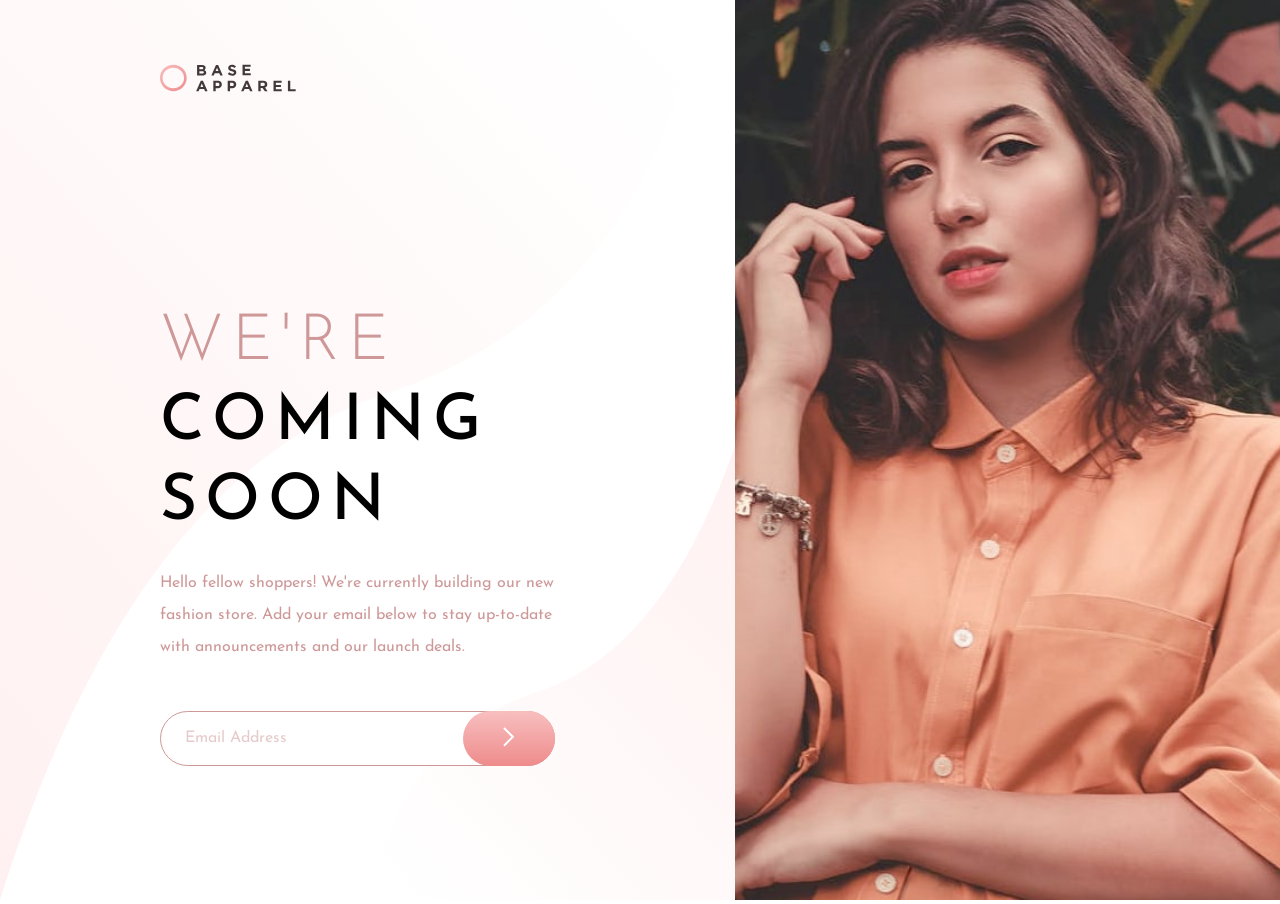
<file: index.html>
<!DOCTYPE html>
<html lang="en">

<head>
  <meta charset="UTF-8">
  <meta name="viewport" content="width=device-width, initial-scale=1.0">
  <!-- displays site properly based on user's device -->
  <link href="styles.css" rel="stylesheet" type="text/css">
  <link rel="icon" type="image/png" sizes="32x32" href="./images/favicon-32x32.png">
  <script src="index.js" defer></script>
  <title>Frontend Mentor | Base Apparel coming soon page</title>
  <link rel="preconnect" href="https://fonts.googleapis.com">
  <link rel="preconnect" href="https://fonts.gstatic.com" crossorigin>
  <link href="https://fonts.googleapis.com/css2?family=Josefin+Sans:ital,wght@0,100..700;1,100..700&display=swap"
    rel="stylesheet">
</head>

<body>
  <header>
    <img class="logo" src="images/logo.svg" alt="Base Apparel" />
  </header>
  <div class="container">
    <picture>
      <source srcset="images/hero-mobile.jpg" media="(max-width: 767px)" />
      <img src="images/hero-desktop.jpg" alt="picture of a fashinable female model" />
    </picture>
  </div>
  <main>
    <h1 class="hero-banner"><span>We're</span> coming soon</h1>
    <p class="hero-text">Hello fellow shoppers! We're currently building our new fashion store.
      Add your email below to stay up-to-date with announcements and our launch deals.</p>
    <form class="search-wrapper" novalidate>
      <label for="email" class="sr-only">Email Address</label>
      <input type="email" id="email" placeholder="Email Address" aria-describedby="error" aria-invalid="false"/>
      <img src="images/icon-error.svg" class="error-icon" alt="" />
      <button aria-label="Submit email" type="submit">
        <img src="images/icon-arrow.svg" alt="" />
      </button>
    </form>
    <p class="error-msg" id="error" aria-live="polite">Please provide a valid email</p>
  </main>
</body>

</html>
</file>
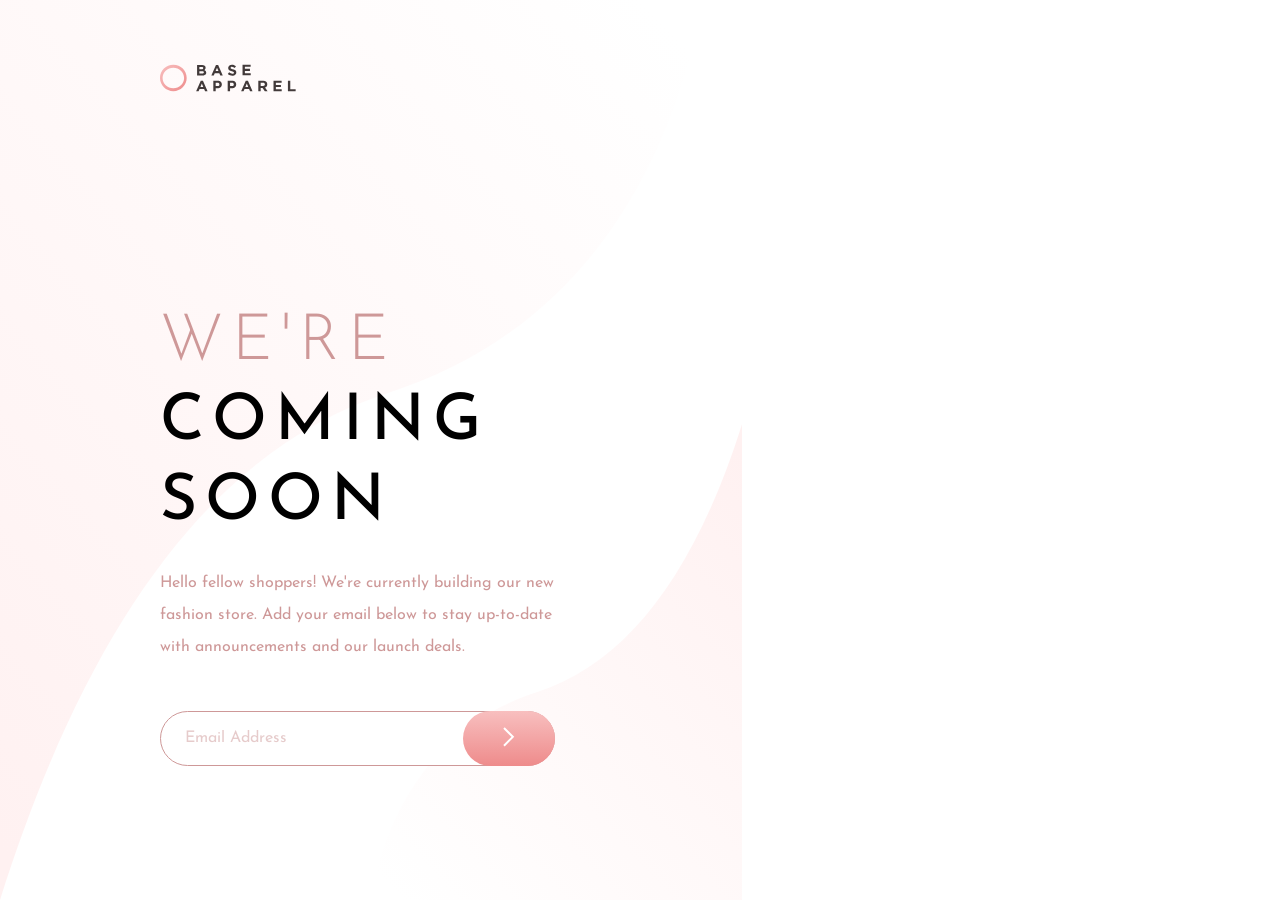
<file: base-apparel-coming-soon-master/index.html>
<!DOCTYPE html>
<html lang="en">

<head>
  <meta charset="UTF-8">
  <meta name="viewport" content="width=device-width, initial-scale=1.0">
  <!-- displays site properly based on user's device -->
  <link href="styles.css" rel="stylesheet" type="text/css">
  <link rel="icon" type="image/png" sizes="32x32" href="./images/favicon-32x32.png">
  <script src="index.js" defer></script>
  <title>Frontend Mentor | Base Apparel coming soon page</title>
  <link rel="preconnect" href="https://fonts.googleapis.com">
  <link rel="preconnect" href="https://fonts.gstatic.com" crossorigin>
  <link href="https://fonts.googleapis.com/css2?family=Josefin+Sans:ital,wght@0,100..700;1,100..700&display=swap"
    rel="stylesheet">
</head>

<body>
  <header>
    <img class="logo" src="images/logo.svg" alt="Base Apparel" />
  </header>
  <div class="container">
    <picture>
      <source srcset="images/hero-mobile.jpg" media="(max-width: 767px)" />
      <img src="images/hero-desktop.jpg" alt="picture of a fashinable female model" />
    </picture>
  </div>
  <main>
    <h1 class="hero-banner"><span>We're</span> coming soon</h1>
    <p class="hero-text">Hello fellow shoppers! We're currently building our new fashion store.
      Add your email below to stay up-to-date with announcements and our launch deals.</p>
    <form class="search-wrapper" novalidate>
      <input type="email" placeholder="Email Address" aria-describedby="error" aria-invalid="false"/>
      <img src="images/icon-error.svg" class="error-icon" alt="" />
      <button aria-label="Submit email" type="submit">
        <img src="images/icon-arrow.svg" alt="" />
      </button>
    </form>
    <p class="error-msg" id="error" aria-live="polite">Please provide a valid email</p>
  </main>
</body>

</html>
</file>
<file: styles.css>
* {
    box-sizing: border-box;
}

:root {
    /*colours*/
    --color-grey: #423A3A;
    --color-red: #F96464;
    --color-pink: #CE9898;
    --color-gradient: linear-gradient(#F8BFBF, #EE8B8B);

    /*spacing*/
    --spacing-100: .5rem;
    --spacing-200: 1rem;
    --spacing-300: 1.5rem;
    --spacing-400: 2rem;
    --spacing-500: 2.5rem;
    --spacing-800: 4rem;
    --spacing-1000: 5rem;
    --spacing-1700: 8.5rem;
}

body {
    font-family: "Josefin sans", sans-serif;
    display: flex;
    flex-direction: column;
    margin: 0;
    min-height: 100vh;
}

header {
    padding: var(--spacing-300) var(--spacing-500);
}

header img {
    width: var(--spacing-1700);
    margin: 0;
}

picture img {
    flex: 1;
    width: 100%;
}

main {
    padding: var(--spacing-400);
    flex: 1;
    display: flex;
    flex-direction: column;
    justify-content: center;
}

.hero-banner {
    text-transform: uppercase;
    text-align: center;
    letter-spacing: var(--spacing-100);
    font-weight: 500;
    font-size: var(--spacing-500);
    margin: 0;
    padding: var(--spacing-100) 0 var(--spacing-100);
}

.hero-banner span {
    font-weight: 300;
    color: var(--color-pink)
}

.hero-text {
    color: var(--color-pink);
    text-align: center;
    line-height: var(--spacing-300);
}

form {
    position: relative;
    display: flex;
    justify-self: center;
    align-items: center;
    width: 95%;
    margin-top: var(--spacing-400);
}

.sr-only {
    position: absolute; 
    width: 1px; 
    height: 1px;
    overflow: hidden; 
    clip-path: inset(50%);
}

input {
    padding: .7rem 1.5rem;
    border-radius: var(--spacing-300);
    border: 1px solid var(--color-pink);
    text-align: left;
    font-size: var(--spacing-200);
    font-family: "Josefin sans", sans-serif;
    width: 100%;
}

input:focus-visible {
    border: 2px solid var(--color-grey);
    outline: none;
}

input::placeholder {
    color: var(--color-pink);
    font-family: "Josefin sans", sans-serif;
    font-size: var(--spacing-200);
    opacity: 50%;

}

button {
    position: absolute;
    right: 0;
    background: var(--color-gradient);
    padding: var(--spacing-100) var(--spacing-300);
    border-radius: 1.5rem;
    border: none;
}

button {
    cursor: pointer;
    transition: filter 0.2s ease, box-shadow 0.2s ease;
}

button:hover,
button:focus-visible {
    box-shadow: 0 10px 20px rgba(206, 152, 152, 0.5);
    filter: brightness(1.08);
    outline: none;
}

.error-icon,
.error-msg {
    display: none;
}

.error-icon {
    position: absolute;
    right: 4.5rem;
}

input[aria-invalid="true"] {
    border: 3px solid var(--color-red);
}

.error-msg.error {
    display: block;
    padding-left: 1.5rem;
    margin-top: 0.5rem;
    text-align: left;
    color: var(--color-red);
    font-size: .8rem;
}

form.error .error-icon {
    display: block;
}

@media (min-width: 768px) {
    picture img {
        width: 100%;
        height: auto;
        aspect-ratio: 48 / 25;
        object-fit: cover;
        object-position: center 14%;
    }

    main {
        display: flex;
        flex-direction: column;
        padding: var(--spacing-500) 10rem;
        justify-content: center;
    }

    .hero-banner {
        font-size: var(--spacing-800);
        line-height: var(--spacing-1000)
    }

    .hero-text {
        line-height: var(--spacing-400);
    }

    input {
        padding: 1.15rem 1.5rem;
        border-radius: var(--spacing-400);
    }

    button {
        padding: var(--spacing-200) var(--spacing-500);
        border-radius: 2rem;
    }

    .error-icon {
        right: 6.5rem;
    }
}

@media (min-width: 1280px) {
    body {
        display: grid;
        grid-template-columns: 1.35fr 1fr;
        grid-template-rows: auto 1fr;
        min-height: 100vh;
        background: url('images/bg-pattern-desktop.svg');
        background-repeat: no-repeat;
        background-size: 58% 100%;
    }

    header {
        padding: 4rem 10rem;
    }

    .container {
        grid-column: 2;
        grid-row: 1 / 3;
        height: 100vh;
    }

    picture,
    picture img {
        width: 100%;
        height: 100%;
        object-fit: cover;
        object-position: top center;
        aspect-ratio: auto;
    }

    .hero-banner,
    .hero-text {
        text-align: left;
    }
}
</file>
<file: base-apparel-coming-soon-master/styles.css>
* {
    box-sizing: border-box;
}

:root {
    /*colours*/
    --color-grey: #423A3A;
    --color-red: #F96464;
    --color-pink: #CE9898;
    --color-gradient: linear-gradient(#F8BFBF, #EE8B8B);

    /*spacing*/
    --spacing-100: .5rem;
    --spacing-200: 1rem;
    --spacing-300: 1.5rem;
    --spacing-400: 2rem;
    --spacing-500: 2.5rem;
    --spacing-800: 4rem;
    --spacing-1000: 5rem;
    --spacing-1700: 8.5rem;
}

body {
    font-family: "Josefin sans", sans-serif;
    display: flex;
    flex-direction: column;
    margin: 0;
    min-height: 100vh;
}

header {
    padding: var(--spacing-300) var(--spacing-500);
}

header img {
    width: var(--spacing-1700);
    margin: 0;
}

picture img {
    flex: 1;
    width: 100%;
}

main {
    padding: var(--spacing-400);
    flex: 1;
    display: flex;
    flex-direction: column;
    justify-content: center;
}

.hero-banner {
    text-transform: uppercase;
    text-align: center;
    letter-spacing: var(--spacing-100);
    font-weight: 500;
    font-size: var(--spacing-500);
    margin: 0;
    padding: var(--spacing-100) 0 var(--spacing-100);
}

.hero-banner span {
    font-weight: 300;
    color: var(--color-pink)
}

.hero-text {
    color: var(--color-pink);
    text-align: center;
    line-height: var(--spacing-300);
}

form {
    position: relative;
    display: flex;
    justify-self: center;
    align-items: center;
    width: 95%;
    margin-top: var(--spacing-400);
}

input {
    padding: .7rem 1.5rem;
    border-radius: var(--spacing-300);
    border: 1px solid var(--color-pink);
    text-align: left;
    font-size: var(--spacing-200);
    font-family: "Josefin sans", sans-serif;
    width: 100%;
}

input:focus {
    border: 1px solid var(--color-pink);
    outline: none;
}

input::placeholder {
    color: var(--color-pink);
    font-family: "Josefin sans", sans-serif;
    font-size: var(--spacing-200);
    opacity: 50%;

}

button {
    position: absolute;
    right: 0;
    background: var(--color-gradient);
    padding: var(--spacing-100) var(--spacing-300);
    border-radius: 1.5rem;
    border: none;
}

button {
    cursor: pointer;
    transition: filter 0.2s ease, box-shadow 0.2s ease;
}

button:hover,
button:focus-visible {
    box-shadow: 0 10px 20px rgba(206, 152, 152, 0.5);
    filter: brightness(1.08);
    outline: none;
}

.error-icon,
.error-msg {
    display: none;
}

.error-icon {
    position: absolute;
    right: 4.5rem;
}

input[aria-invalid="true"] {
    border: 3px solid var(--color-red);
}

.error-msg.error {
    display: block;
    padding-left: 1.5rem;
    margin-top: 0.5rem;
    text-align: left;
    color: var(--color-red);
    font-size: .8rem;
}

form.error .error-icon {
    display: block;
}

@media (min-width: 768px) {
    picture img {
        width: 100%;
        height: auto;
        aspect-ratio: 48 / 25;
        object-fit: cover;
        object-position: center 14%;
    }

    main {
        display: flex;
        flex-direction: column;
        padding: var(--spacing-500) 10rem;
        justify-content: center;
    }

    .hero-banner {
        font-size: var(--spacing-800);
        line-height: var(--spacing-1000)
    }

    .hero-text {
        line-height: var(--spacing-400);
    }

    input {
        padding: 1.15rem 1.5rem;
        border-radius: var(--spacing-400);
    }

    button {
        padding: var(--spacing-200) var(--spacing-500);
        border-radius: 2rem;
    }

    .error-icon {
        right: 6.5rem;
    }
}

@media (min-width: 1280px) {
    body {
        display: grid;
        grid-template-columns: 1.35fr 1fr;
        grid-template-rows: auto 1fr;
        min-height: 100vh;
        background: url('images/bg-pattern-desktop.svg');
        background-repeat: no-repeat;
        background-size: 58% 100%;
    }

    header {
        padding: 4rem 10rem;
    }

    .container {
        grid-column: 2;
        grid-row: 1 / 3;
        height: 100vh;
    }

    picture,
    picture img {
        width: 100%;
        height: 100%;
        object-fit: cover;
        object-position: top center;
        aspect-ratio: auto;
    }

    .hero-banner,
    .hero-text {
        text-align: left;
    }
}
</file>
